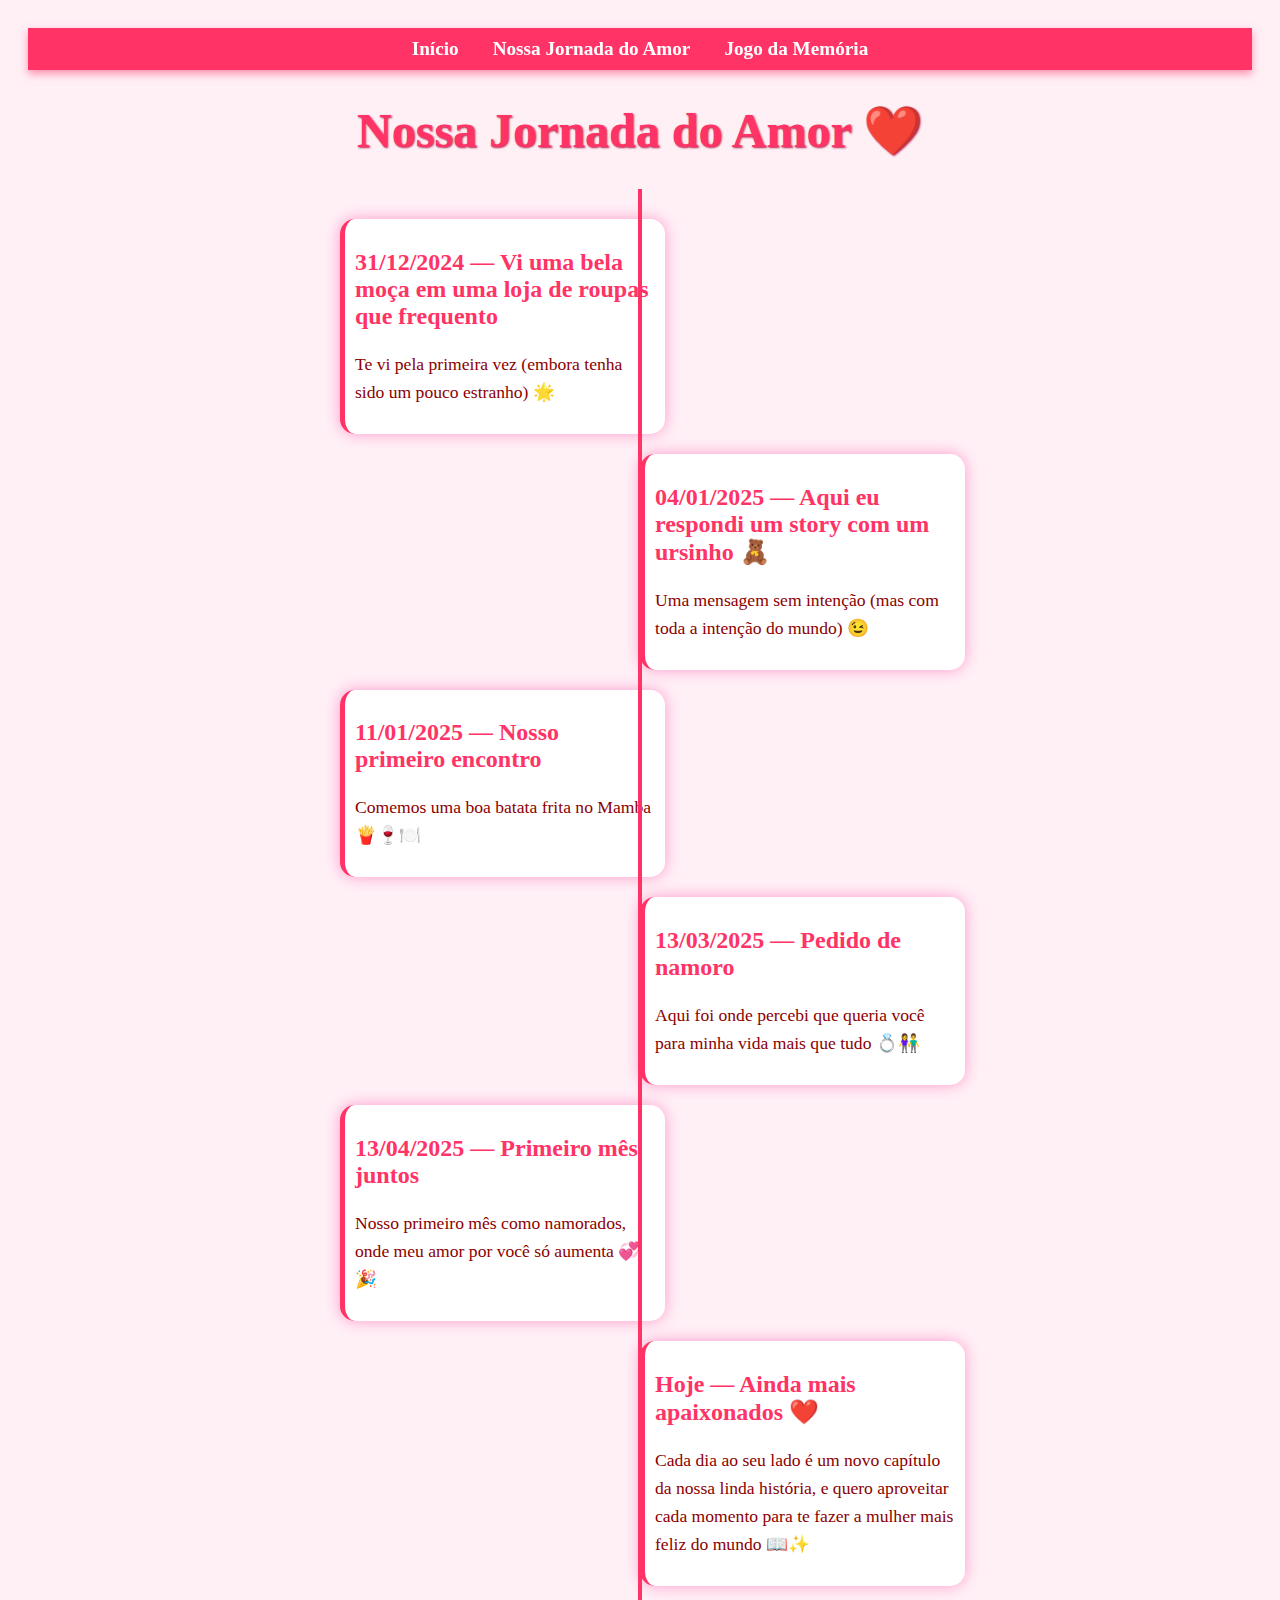
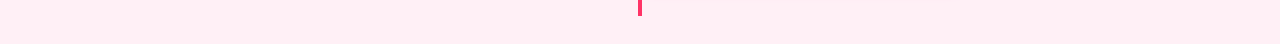
<file: jornada.html>
<!DOCTYPE html>
<html lang="pt-BR">
<head>
    <meta charset="UTF-8" />
    <meta name="viewport" content="width=device-width, initial-scale=1.0"/>
    <title>Nossa Jornada do Amor ❤️</title>
    <link rel="stylesheet" href="style.css" />
</head>
<body>

    <nav id="menu" style="background-color: #ff3366; padding: 10px; margin-bottom: 20px;">
        <a href="index.html" style="color: white; text-decoration: none; margin: 0 15px; font-weight: bold;">Início</a>
        <a href="jornada.html" style="color: white; text-decoration: none; margin: 0 15px; font-weight: bold;">Nossa Jornada do Amor</a>
        <a href="quiz.html" style="color: white; text-decoration: none; margin: 0 15px; font-weight: bold;">Jogo da Memória</a>
    </nav>

    <h1 style="color: #ff3366;">Nossa Jornada do Amor ❤️</h1>

    <div class="timeline" style="max-width: 600px; margin: 0 auto; text-align: left;">
        <div class="timeline-item" style="background-color: #fff; border-left: 5px solid #ff3366; padding: 10px; margin-bottom: 20px;">
            <h2>31/12/2024 — Vi uma bela moça em uma loja de roupas que frequento</h2>
            <p>Te vi pela primeira vez (embora tenha sido um pouco estranho) 🌟</p>
        </div>
        <div class="timeline-item" style="background-color: #fff; border-left: 5px solid #ff3366; padding: 10px; margin-bottom: 20px;">
            <h2>04/01/2025 — Aqui eu respondi um story com um ursinho 🧸</h2>
            <p>Uma mensagem sem intenção (mas com toda a intenção do mundo) 😉</p>
        </div>
        <div class="timeline-item" style="background-color: #fff; border-left: 5px solid #ff3366; padding: 10px; margin-bottom: 20px;">
            <h2>11/01/2025 — Nosso primeiro encontro</h2>
            <p>Comemos uma boa batata frita no Mamba 🍟🍷🍽️</p>
        </div>
        <div class="timeline-item" style="background-color: #fff; border-left: 5px solid #ff3366; padding: 10px; margin-bottom: 20px;">
            <h2>13/03/2025 — Pedido de namoro</h2>
            <p>Aqui foi onde percebi que queria você para minha vida mais que tudo 💍👫</p>
        </div>
        <div class="timeline-item" style="background-color: #fff; border-left: 5px solid #ff3366; padding: 10px; margin-bottom: 20px;">
            <h2>13/04/2025 — Primeiro mês juntos</h2>
            <p>Nosso primeiro mês como namorados, onde meu amor por você só aumenta 💞🎉</p>
        </div>
        <div class="timeline-item" style="background-color: #fff; border-left: 5px solid #ff3366; padding: 10px; margin-bottom: 20px;">
            <h2>Hoje — Ainda mais apaixonados ❤️</h2>
            <p>Cada dia ao seu lado é um novo capítulo da nossa linda história, e quero aproveitar cada momento para te fazer a mulher mais feliz do mundo 📖✨</p>
        </div>
    </div>

</body>
</html>
</file>
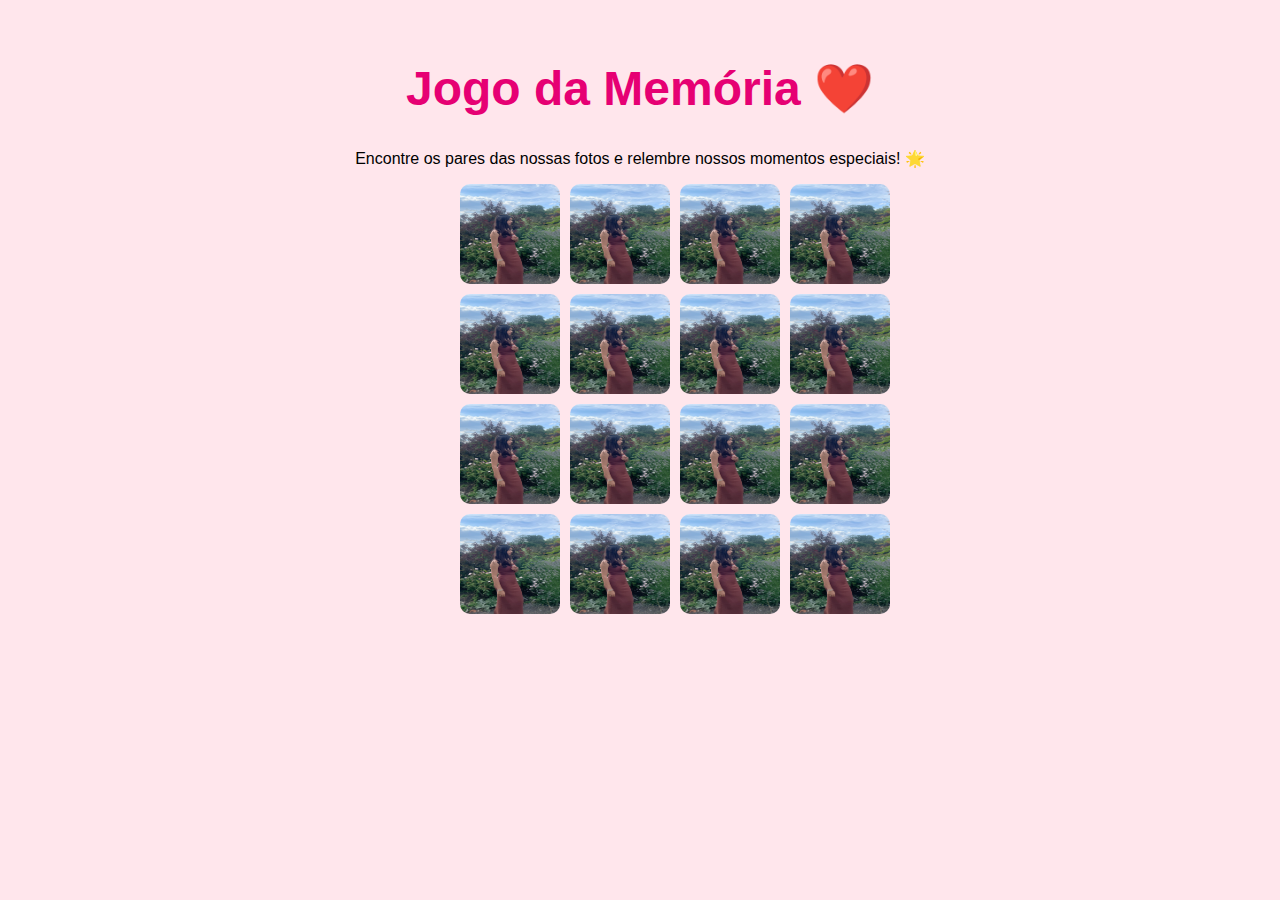
<file: quiz.html>
<!DOCTYPE html>
<html lang="pt-BR">
<head>
  <meta charset="UTF-8" />
  <meta name="viewport" content="width=device-width, initial-scale=1.0"/>
  <title>Jogo da Memória ❤️</title>
  <style>
    body {

    

      font-family: 'Arial', sans-serif;
      background-color: #ffe6ec;
      text-align: center;
      padding: 20px;
    }
    
    h1 {
      font-size: 3em;
      color: #e60073;
    }

    

    .memory-game {
      width: 460px;
      margin: 0 auto;
      display: flex;
      flex-wrap: wrap;
      gap: 10px;
      perspective: 1000px;
    }

    .memory-card {
      width: 100px;
      height: 100px;
      position: relative;
      transform-style: preserve-3d;
      transition: transform 0.6s;
      cursor: pointer;
    }

    .memory-card.flip {
      transform: rotateY(180deg);
    }

    .memory-card img {
      width: 100%;
      height: 100%;
      position: absolute;
      border-radius: 10px;
      backface-visibility: hidden;
    }

    .front-face {
      transform: rotateY(180deg);
    }
  </style>
</head>
<body>
  <h1>Jogo da Memória ❤️</h1>
  <p>Encontre os pares das nossas fotos e relembre nossos momentos especiais! 🌟</p>
  
  <div class="memory-game">
    <div class="memory-card" data-framework="h">
      <img class="front-face" src="img/foto8.jpg" alt="Foto 8" />
      <img class="back-face" src="img/verso.jpg" alt="Verso" />
    </div>
    <div class="memory-card" data-framework="a">
        <img class="face front-face" src="img/foto1.jpg" alt="Foto 1" />
        <img class="face back-face" src="img/verso.jpg" alt="Verso" />
    </div>
    <div class="memory-card" data-framework="b">
      <img class="front-face" src="img/foto2.jpg" alt="Foto 2" />
      <img class="back-face" src="img/verso.jpg" alt="Verso" />
    </div>
    <div class="memory-card" data-framework="a">
      <img class="front-face" src="img/foto1.jpg" alt="Foto 1" />
      <img class="back-face" src="img/verso.jpg" alt="Verso" />
    </div>
    <div class="memory-card" data-framework="c">
      <img class="front-face" src="img/foto3.jpg" alt="Foto 3" />
      <img class="back-face" src="img/verso.jpg" alt="Verso" />
    </div>
    <div class="memory-card" data-framework="d">
      <img class="front-face" src="img/foto4.jpg" alt="Foto 4" />
      <img class="back-face" src="img/verso.jpg" alt="Verso" />
    </div>
    <div class="memory-card" data-framework="b">
      <img class="front-face" src="img/foto2.jpg" alt="Foto 2" />
      <img class="back-face" src="img/verso.jpg" alt="Verso" />
    </div>
    <div class="memory-card" data-framework="e">
      <img class="front-face" src="img/foto5.jpg" alt="Foto 5" />
      <img class="back-face" src="img/verso.jpg" alt="Verso" />
    </div>
    <div class="memory-card" data-framework="c">
      <img class="front-face" src="img/foto3.jpg" alt="Foto 3" />
      <img class="back-face" src="img/verso.jpg" alt="Verso" />
    </div>
    <div class="memory-card" data-framework="e">
      <img class="front-face" src="img/foto5.jpg" alt="Foto 5" />
      <img class="back-face" src="img/verso.jpg" alt="Verso" />
    </div>
    <div class="memory-card" data-framework="g">
      <img class="front-face" src="img/foto7.jpg" alt="Foto 7" />
      <img class="back-face" src="img/verso.jpg" alt="Verso" />
    </div>
    <div class="memory-card" data-framework="f">
      <img class="front-face" src="img/foto6.jpg" alt="Foto 6" />
      <img class="back-face" src="img/verso.jpg" alt="Verso" />
    </div>
    <div class="memory-card" data-framework="f">
      <img class="front-face" src="img/foto6.jpg" alt="Foto 6" />
      <img class="back-face" src="img/verso.jpg" alt="Verso" />
    </div>
    <div class="memory-card" data-framework="g">
      <img class="front-face" src="img/foto7.jpg" alt="Foto 7" />
      <img class="back-face" src="img/verso.jpg" alt="Verso" />
    </div>
    <div class="memory-card" data-framework="h">
      <img class="front-face" src="img/foto8.jpg" alt="Foto 8" />
      <img class="back-face" src="img/verso.jpg" alt="Verso" />
    </div>
    <div class="memory-card" data-framework="d">
      <img class="front-face" src="img/foto4.jpg" alt="Foto 4" />
      <img class="back-face" src="img/verso.jpg" alt="Verso" />
    </div>
  </div>

  <script>
const cards = document.querySelectorAll('.memory-card');
let hasFlippedCard = false;
let lockBoard = false;
let firstCard, secondCard;
let pairsFound = 0; // ➜ contador de pares encontrados
const totalPairs = cards.length / 2; // ➜ total de pares no jogo

function flipCard() {
  if (lockBoard || this === firstCard) return;

  this.classList.add('flip');

  if (!hasFlippedCard) {
    hasFlippedCard = true;
    firstCard = this;
    return;
  }

  secondCard = this;
  checkForMatch();
}

function checkForMatch() {
  let isMatch = firstCard.dataset.framework === secondCard.dataset.framework;
  isMatch ? disableCards() : unflipCards();
}

function disableCards() {
  firstCard.removeEventListener('click', flipCard);
  secondCard.removeEventListener('click', flipCard);

  pairsFound++; // ➜ incrementa contador de pares encontrados

  // ➜ verifica se todos os pares foram encontrados
  if (pairsFound === totalPairs) {
    document.getElementById('mensagem-vitoria').style.display = 'block';
  }

  resetBoard();
}

function unflipCards() {
  lockBoard = true;
  setTimeout(() => {
    firstCard.classList.remove('flip');
    secondCard.classList.remove('flip');
    resetBoard();
  }, 1000);
}

function resetBoard() {
  [hasFlippedCard, lockBoard] = [false, false];
  [firstCard, secondCard] = [null, null];
}

function voltarAoMenu() {
  // Aqui você define o que acontece quando o botão "Voltar ao Menu" é clicado
  // Por exemplo: redirecionar para uma página inicial, reiniciar o jogo, etc.
 location.href = '/Meu_amor'; // caminho absoluto no site
}

cards.forEach(card => card.addEventListener('click', flipCard));
  </script>

<div id="mensagem-vitoria" style="display: none; text-align: center; margin-top: 30px;">
  <h2>🎉 Parabéns! Você encontrou todos os pares! 🎉</h2>
  <button onclick="voltarAoMenu()" style="padding: 10px 20px; font-size: 16px; margin-top: 10px;">Voltar ao Menu</button>
</div>

</body>
</html>
</file>
<file: style.css>
/* Estilo base da página */
body {
    background-color: #fff0f6;
    font-family: 'Georgia', serif;
    color: #8b0000;
    text-align: center;
    padding: 20px;
    background-image: url('https://www.transparenttextures.com/patterns/heart-wallpaper.png');
    background-repeat: repeat;
    background-size: auto;
    /* Para suavizar o texto */
    -webkit-font-smoothing: antialiased;
    -moz-osx-font-smoothing: grayscale;
}

/* Título principal */
h1 {
    font-size: 3em;
    color: #ff3366;
    margin-bottom: 30px;
    text-shadow: 1px 1px 2px #b2224a;
}

.fade-in {
    opacity: 0;
    transition: opacity 1s ease-in;
}

.fade-in.mostrar {
    opacity: 1;
}

/* Galeria de imagens */
#galeria img {
    width: 220px;
    margin: 10px;
    border-radius: 15px;
    box-shadow: 0 0 15px #ff99cc;
    transition: transform 0.3s ease, box-shadow 0.3s ease;
    cursor: pointer;
}
#galeria img:hover {
    transform: scale(1.05);
    box-shadow: 0 0 25px #ff6699;
}

/* Carta de amor */
#carta {
    background-color: #ffe6f0;
    padding: 25px;
    border-radius: 15px;
    margin: 25px auto;
    max-width: 700px;
    font-size: 1.3em;
    line-height: 1.6;
    box-shadow: 0 0 10px #ffc0cb;
}

/* Botões gerais */
button {
    background-color: #ff3366;
    color: white;
    padding: 12px 24px;
    border: none;
    border-radius: 30px;
    font-size: 1.1em;
    cursor: pointer;
    transition: background-color 0.3s ease, box-shadow 0.3s ease;
    box-shadow: 0 4px 8px rgba(255, 51, 102, 0.4);
}
button:hover {
    background-color: #ff6699;
    box-shadow: 0 6px 12px rgba(255, 102, 153, 0.6);
}

/* Imagem surpresa */
#surpresa img {
    width: 300px;
    margin-top: 20px;
    border-radius: 20px;
    box-shadow: 0 0 15px #ff6699;
}

/* Elemento áudio */
audio {
    margin-top: 15px;
}

/* Slider de fotos */
#slider {
    width: 100%;
    max-width: 300px;
    height: auto;
    margin: 0 auto;
    overflow: hidden;
    border-radius: 15px;
    box-shadow: 0 0 15px #ff99cc;
    position: relative;
}

#slider img {
    width: 100%;
    height: 100%;
    object-fit: cover;
    border-radius: 15px;
    transition: opacity 0.5s ease;
    display: block;
}

/* Controles do slider */
#controles {
    margin-top: 10px;
}

#controles button {
    background-color: #ff3366;
    color: white;
    padding: 10px 20px;
    border: none;
    border-radius: 20px;
    font-size: 1em;
    cursor: pointer;
    margin: 0 10px;
    transition: background-color 0.3s ease, box-shadow 0.3s ease;
    box-shadow: 0 4px 8px rgba(255, 51, 102, 0.4);
}

#controles button:hover {
    background-color: #ff6699;
    box-shadow: 0 6px 12px rgba(255, 102, 153, 0.6);
}

/* Tela de senha */
#tela-senha {
    background-color: #ffe6f0;
    padding: 25px;
    border-radius: 15px;
    margin: 50px auto;
    max-width: 400px;
    box-shadow: 0 0 15px #ff99cc;
    text-align: center;
}

#tela-senha input {
    padding: 10px;
    width: 80%;
    margin: 10px 0;
    border-radius: 10px;
    border: 1px solid #ccc;
    font-size: 1em;
    box-sizing: border-box;
}

#tela-senha button {
    background-color: #ff3366;
    color: white;
    padding: 10px 20px;
    border: none;
    border-radius: 20px;
    font-size: 1em;
    cursor: pointer;
    transition: background-color 0.3s ease, box-shadow 0.3s ease;
    box-shadow: 0 4px 8px rgba(255, 51, 102, 0.4);
}

#tela-senha button:hover {
    background-color: #ff6699;
    box-shadow: 0 6px 12px rgba(255, 102, 153, 0.6);
}

/* Menu de navegação */
#menu {
    background-color: #ff3366;
    padding: 10px 0;
    text-align: center;
    margin-bottom: 20px;
    box-shadow: 0 4px 8px rgba(255, 51, 102, 0.5);
    position: sticky;
    top: 0;
    z-index: 100;
}

#menu a {
    color: white;
    text-decoration: none;
    margin: 0 20px;
    font-size: 1.2em;
    font-weight: bold;
    transition: color 0.3s ease;
}

#menu a:hover {
    color: #ffe6f0;
}

/* Linha do tempo */
.timeline {
    position: relative;
    max-width: 800px;
    margin: 20px auto;
    padding: 10px 20px;
}

.timeline::after {
    content: '';
    position: absolute;
    width: 4px;
    background-color: #ff3366;
    top: 0;
    bottom: 0;
    left: 50%;
    margin-left: -2px;
}

.timeline-item {
    padding: 20px;
    position: relative;
    background-color: #ffe6f0;
    border-radius: 15px;
    width: 50%;
    box-shadow: 0 0 15px #ff99cc;
    margin: 20px 0;
    transition: transform 0.3s ease;
}

.timeline-item:nth-child(odd) {
    left: 0;
}

.timeline-item:nth-child(even) {
    left: 50%;
}

.timeline-item:hover {
    transform: scale(1.03);
}

.timeline-item h2 {
    color: #ff3366;
    font-size: 1.5em;
}

.timeline-item p {
    font-size: 1.1em;
    line-height: 1.6;
}

/* Botão da jornada */
.botao-jornada {
    display: inline-block;
    background-color: #ff3366;
    color: white;
    padding: 15px 30px;
    border-radius: 30px;
    text-decoration: none;
    font-size: 1.2em;
    transition: background-color 0.3s ease, box-shadow 0.3s ease;
    box-shadow: 0 4px 8px rgba(255, 51, 102, 0.4);
}

.botao-quiz {
    display: inline-block;
    background-color: #ff3366;
    color: white;
    padding: 15px 30px;
    border-radius: 30px;
    text-decoration: none;
    font-size: 1.2em;
    transition: background-color 0.3s ease, box-shadow 0.3s ease;
    box-shadow: 0 4px 8px rgba(255, 51, 102, 0.4);
}

.botao-jornada:hover {
    background-color: #ff6699;
    box-shadow: 0 6px 12px rgba(255, 102, 153, 0.6);
}

/* Botão abrir carta */
#botao-carta {
    background-color: #ff3366;
    color: white;
    padding: 15px 30px;
    border: none;
    border-radius: 30px;
    font-size: 1.2em;
    cursor: pointer;
    transition: background-color 0.3s ease, box-shadow 0.3s ease;
    box-shadow: 0 4px 8px rgba(255, 51, 102, 0.4);
}

#botao-carta:hover {
    background-color: #ff6699;
    box-shadow: 0 6px 12px rgba(255, 102, 153, 0.6);
}

/* Responsividade para celulares */
@media (max-width: 768px) {
    body {
        padding: 10px;
        font-size: 0.95em;
    }

    h1 {
        font-size: 2em;
    }

    #galeria img,
    #surpresa img,
    #slider {
        width: 100%;
        max-width: 100%;
        height: auto;
    }

    #carta {
        max-width: 100%;
        padding: 15px;
        font-size: 1.1em;
    }

    #tela-senha {
        width: 100%;
        max-width: 100%;
        margin: 20px auto;
    }

    #tela-senha input {
        width: 90%;
    }

    .botao-jornada,
    .botao-quiz,
    #botao-carta,
    #controles button {
        width: 100%;
        padding: 12px 0;
        font-size: 1em;
        margin-bottom: 10px;
    }

    #menu a {
        display: block;
        margin: 10px 0;
        font-size: 1em;
    }

    /* Timeline adaptada */
    .timeline::after {
        left: 8px;
    }

    .timeline-item {
        width: 100%;
        left: 0 !important;
        margin-left: 20px;
        padding-left: 30px;
    }
}
</file>
